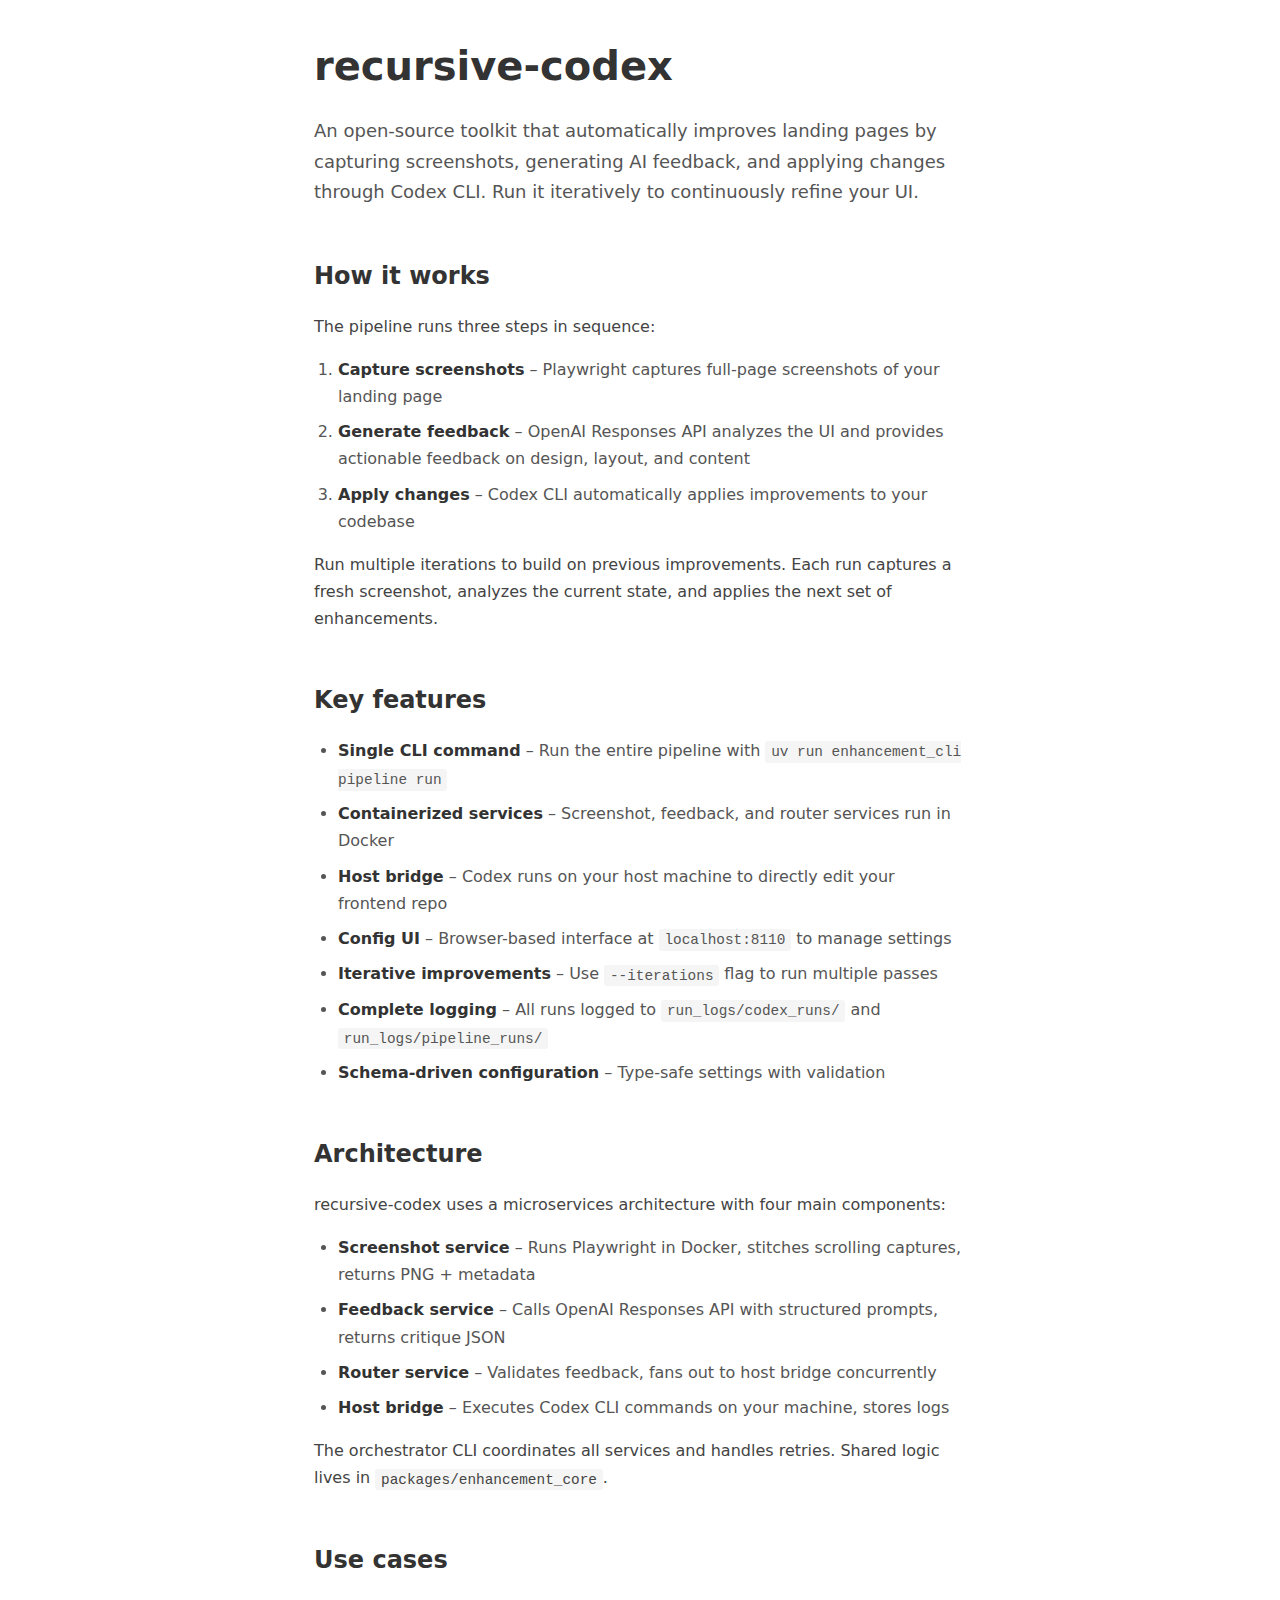
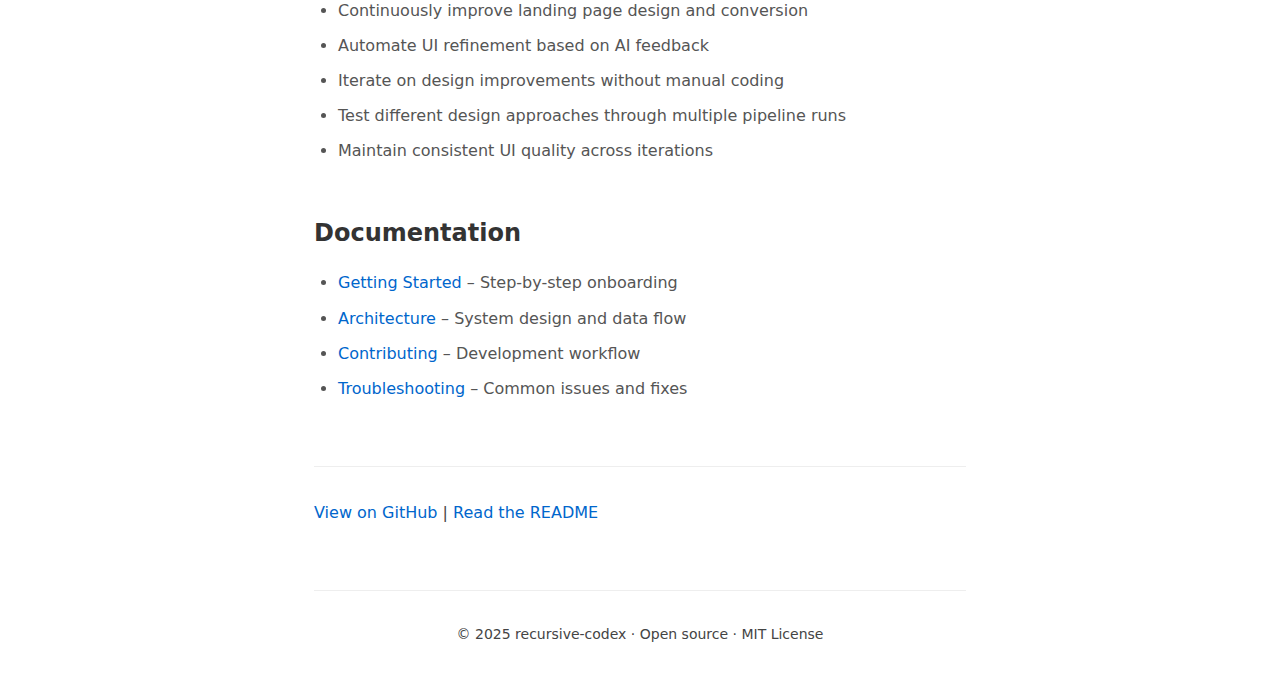
<file: examples/demo-landing/index.html>
<!DOCTYPE html>
<html lang="en">
<head>
  <meta charset="UTF-8" />
  <meta name="viewport" content="width=device-width, initial-scale=1.0" />
  <title>recursive-codex</title>
  <link rel="stylesheet" href="styles.css" />
</head>
<body>
  <main>
    <h1>recursive-codex</h1>
    <p class="lead">An open-source toolkit that automatically improves landing pages by capturing screenshots, generating AI feedback, and applying changes through Codex CLI. Run it iteratively to continuously refine your UI.</p>
    
    <section>
      <h2>How it works</h2>
      <p>The pipeline runs three steps in sequence:</p>
      <ol>
        <li><strong>Capture screenshots</strong> – Playwright captures full-page screenshots of your landing page</li>
        <li><strong>Generate feedback</strong> – OpenAI Responses API analyzes the UI and provides actionable feedback on design, layout, and content</li>
        <li><strong>Apply changes</strong> – Codex CLI automatically applies improvements to your codebase</li>
      </ol>
      <p>Run multiple iterations to build on previous improvements. Each run captures a fresh screenshot, analyzes the current state, and applies the next set of enhancements.</p>
    </section>

    <section>
      <h2>Key features</h2>
      <ul>
        <li><strong>Single CLI command</strong> – Run the entire pipeline with <code>uv run enhancement_cli pipeline run</code></li>
        <li><strong>Containerized services</strong> – Screenshot, feedback, and router services run in Docker</li>
        <li><strong>Host bridge</strong> – Codex runs on your host machine to directly edit your frontend repo</li>
        <li><strong>Config UI</strong> – Browser-based interface at <code>localhost:8110</code> to manage settings</li>
        <li><strong>Iterative improvements</strong> – Use <code>--iterations</code> flag to run multiple passes</li>
        <li><strong>Complete logging</strong> – All runs logged to <code>run_logs/codex_runs/</code> and <code>run_logs/pipeline_runs/</code></li>
        <li><strong>Schema-driven configuration</strong> – Type-safe settings with validation</li>
      </ul>
    </section>

    <section>
      <h2>Architecture</h2>
      <p>recursive-codex uses a microservices architecture with four main components:</p>
      <ul>
        <li><strong>Screenshot service</strong> – Runs Playwright in Docker, stitches scrolling captures, returns PNG + metadata</li>
        <li><strong>Feedback service</strong> – Calls OpenAI Responses API with structured prompts, returns critique JSON</li>
        <li><strong>Router service</strong> – Validates feedback, fans out to host bridge concurrently</li>
        <li><strong>Host bridge</strong> – Executes Codex CLI commands on your machine, stores logs</li>
      </ul>
      <p>The orchestrator CLI coordinates all services and handles retries. Shared logic lives in <code>packages/enhancement_core</code>.</p>
    </section>

    <section>
      <h2>Use cases</h2>
      <ul>
        <li>Continuously improve landing page design and conversion</li>
        <li>Automate UI refinement based on AI feedback</li>
        <li>Iterate on design improvements without manual coding</li>
        <li>Test different design approaches through multiple pipeline runs</li>
        <li>Maintain consistent UI quality across iterations</li>
      </ul>
    </section>

    <section>
      <h2>Documentation</h2>
      <ul>
        <li><a href="../docs/getting-started.md">Getting Started</a> – Step-by-step onboarding</li>
        <li><a href="../docs/architecture.md">Architecture</a> – System design and data flow</li>
        <li><a href="../docs/contributing.md">Contributing</a> – Development workflow</li>
        <li><a href="../docs/troubleshooting.md">Troubleshooting</a> – Common issues and fixes</li>
      </ul>
    </section>

    <section class="cta">
      <p><a href="https://github.com">View on GitHub</a> | <a href="../README.md">Read the README</a></p>
    </section>
  </main>

  <footer>
    <p>© 2025 recursive-codex · Open source · MIT License</p>
  </footer>
</body>
</html>
</file>
<file: examples/demo-landing/styles.css>
* {
  box-sizing: border-box;
  margin: 0;
  padding: 0;
}

body {
  font-family: system-ui, -apple-system, sans-serif;
  line-height: 1.7;
  color: #333;
  background: #fff;
  max-width: 700px;
  margin: 0 auto;
  padding: 2rem 1.5rem;
}

h1 {
  font-size: 2.5rem;
  margin-bottom: 1rem;
  font-weight: 700;
}

.lead {
  font-size: 1.125rem;
  color: #555;
  margin-bottom: 3rem;
}

section {
  margin-bottom: 3rem;
}

h2 {
  font-size: 1.5rem;
  margin-bottom: 1rem;
  font-weight: 600;
}

p {
  margin-bottom: 1rem;
  color: #444;
}

ol, ul {
  margin-left: 1.5rem;
  margin-bottom: 1rem;
}

li {
  margin-bottom: 0.5rem;
  color: #555;
}

code {
  font-family: 'Monaco', 'Menlo', monospace;
  font-size: 0.9em;
  background: #f5f5f5;
  padding: 0.2em 0.4em;
  border-radius: 3px;
}

strong {
  font-weight: 600;
  color: #333;
}

a {
  color: #0066cc;
  text-decoration: none;
}

a:hover {
  text-decoration: underline;
}

.cta {
  margin-top: 4rem;
  padding-top: 2rem;
  border-top: 1px solid #eee;
}

footer {
  margin-top: 4rem;
  padding-top: 2rem;
  border-top: 1px solid #eee;
  color: #999;
  font-size: 0.875rem;
  text-align: center;
}
</file>
